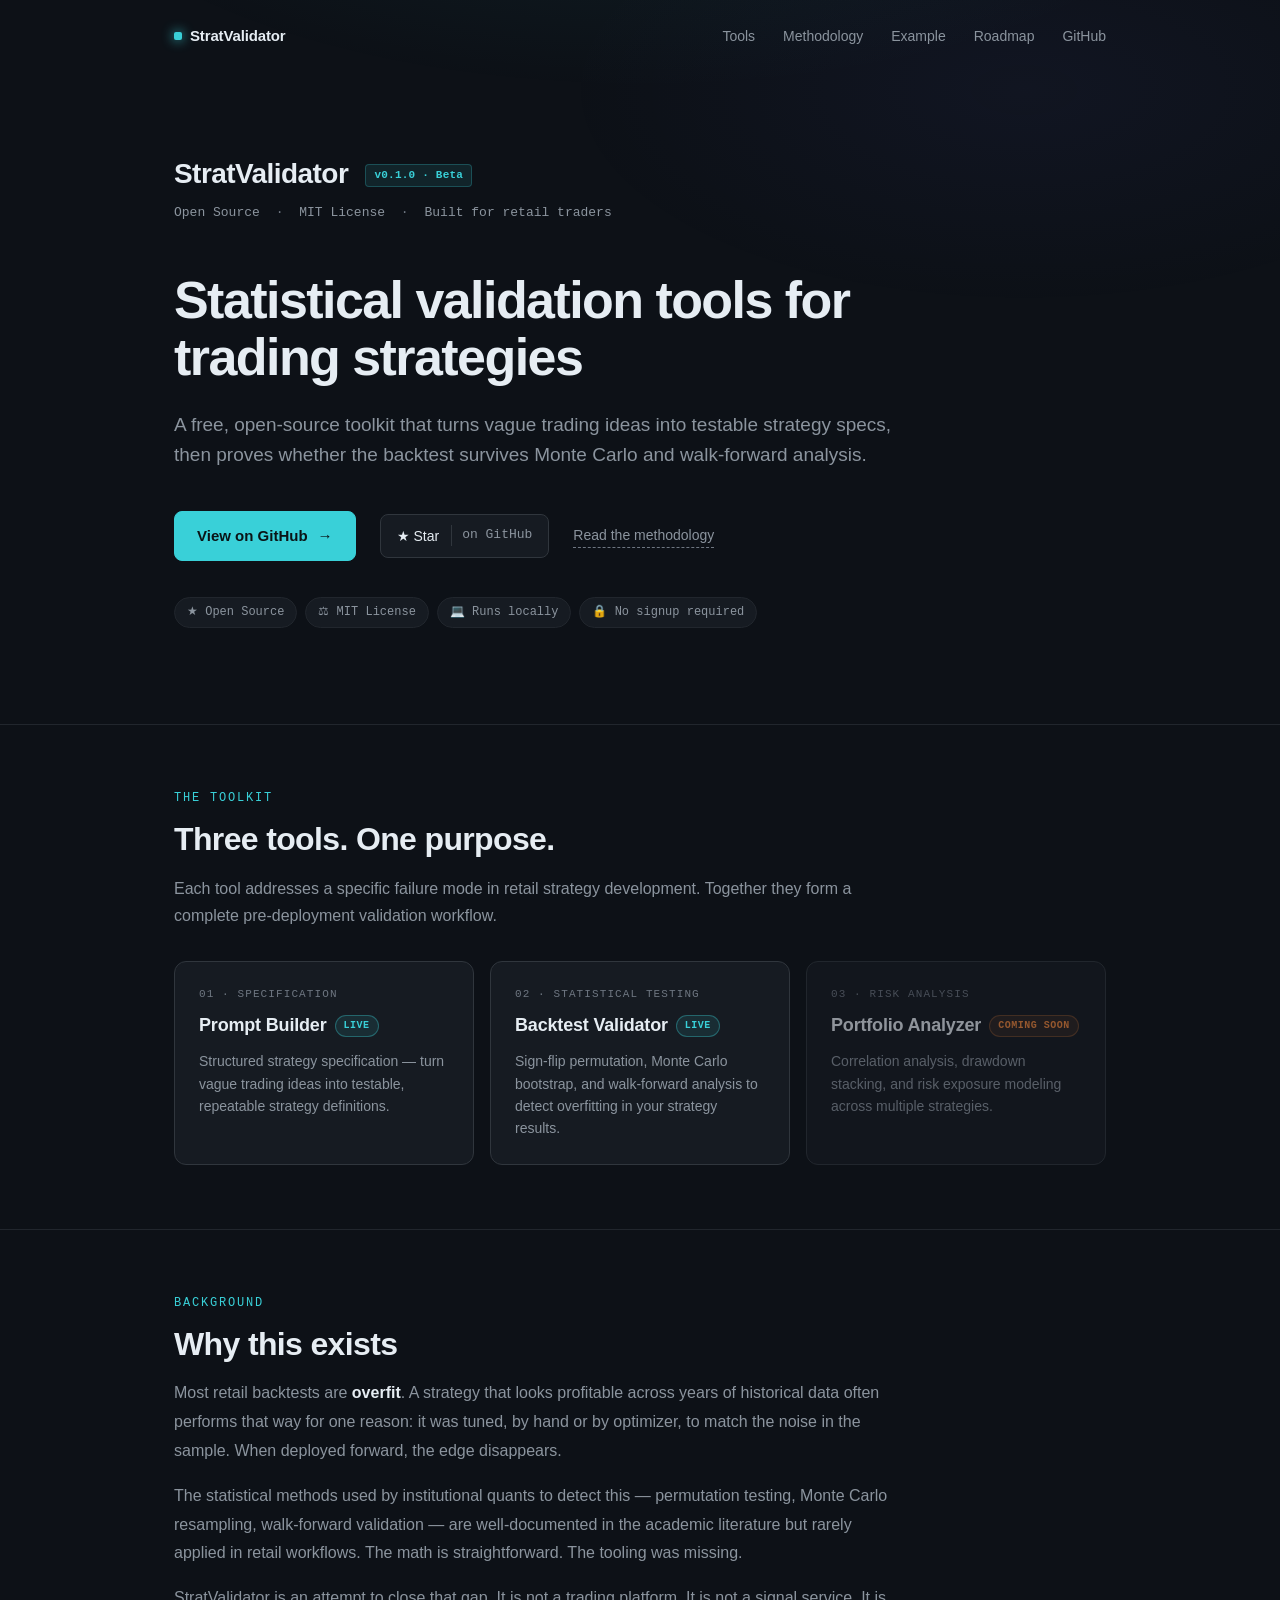
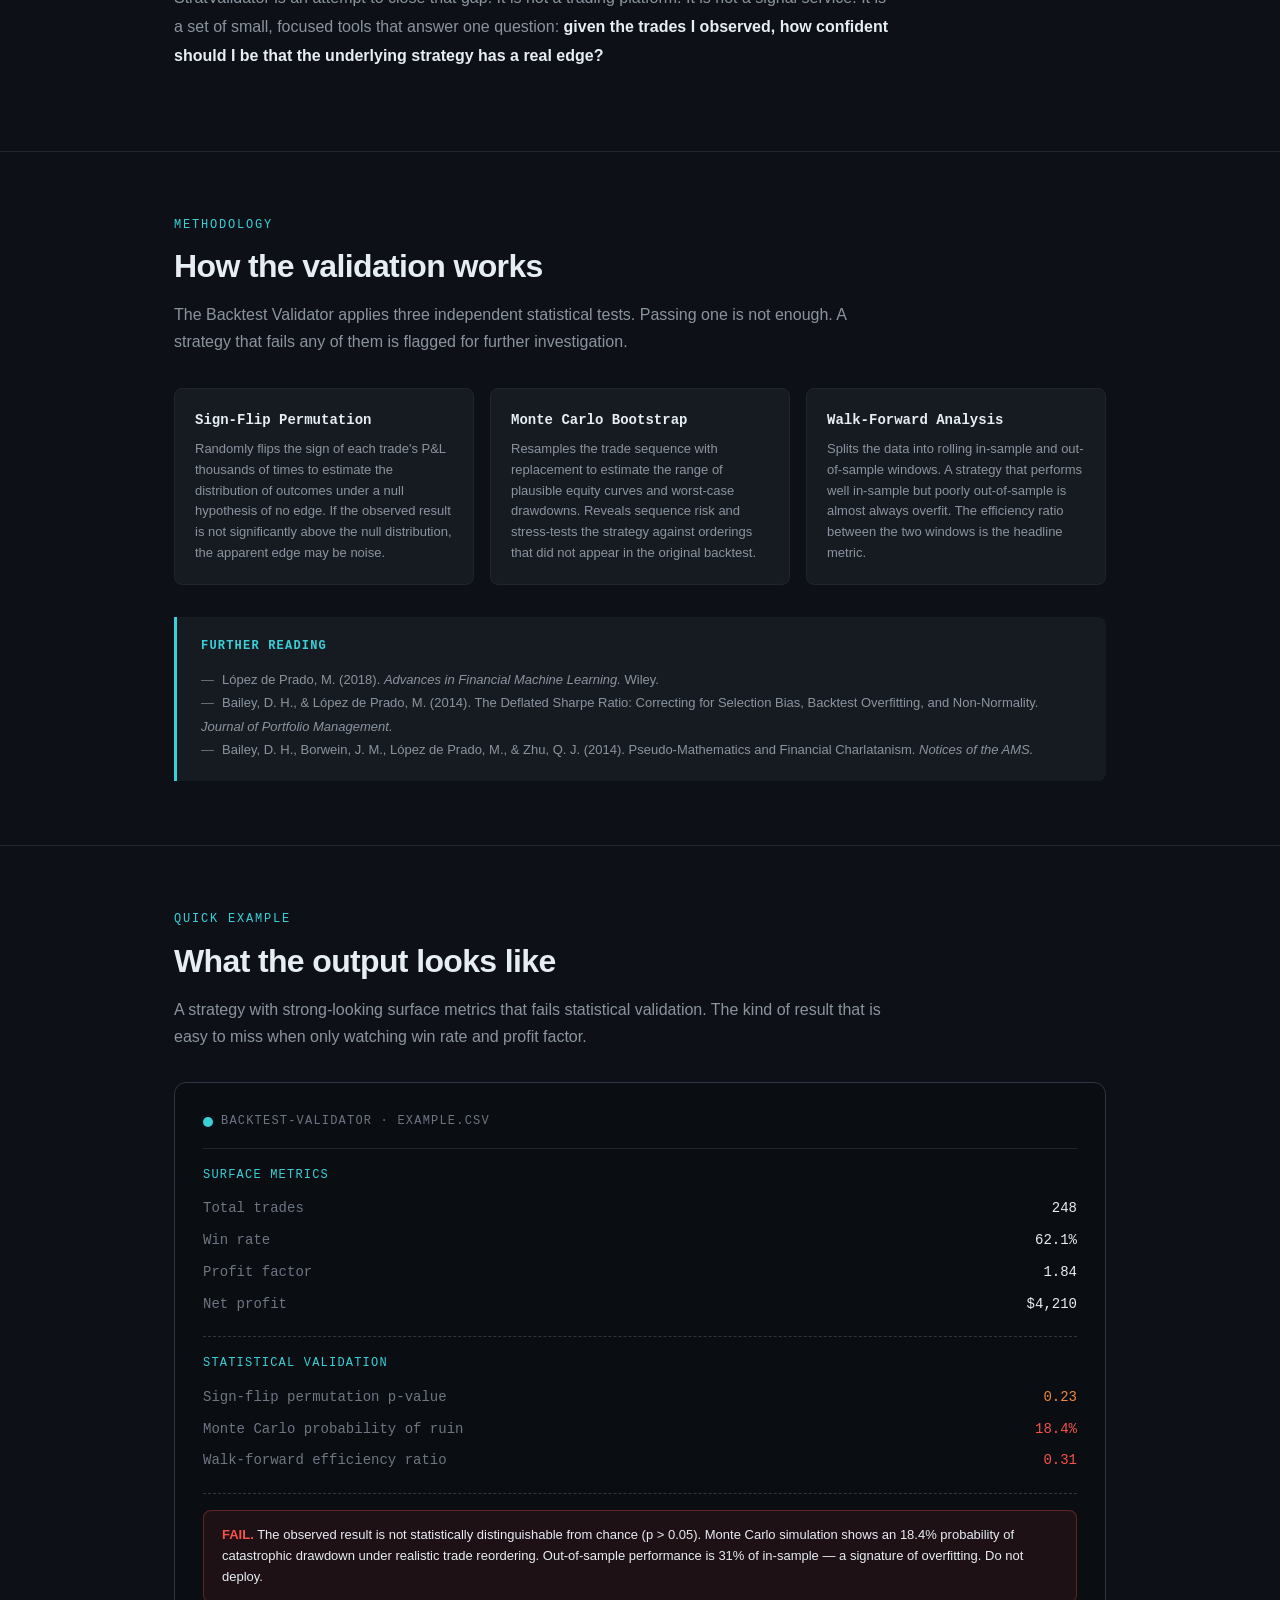
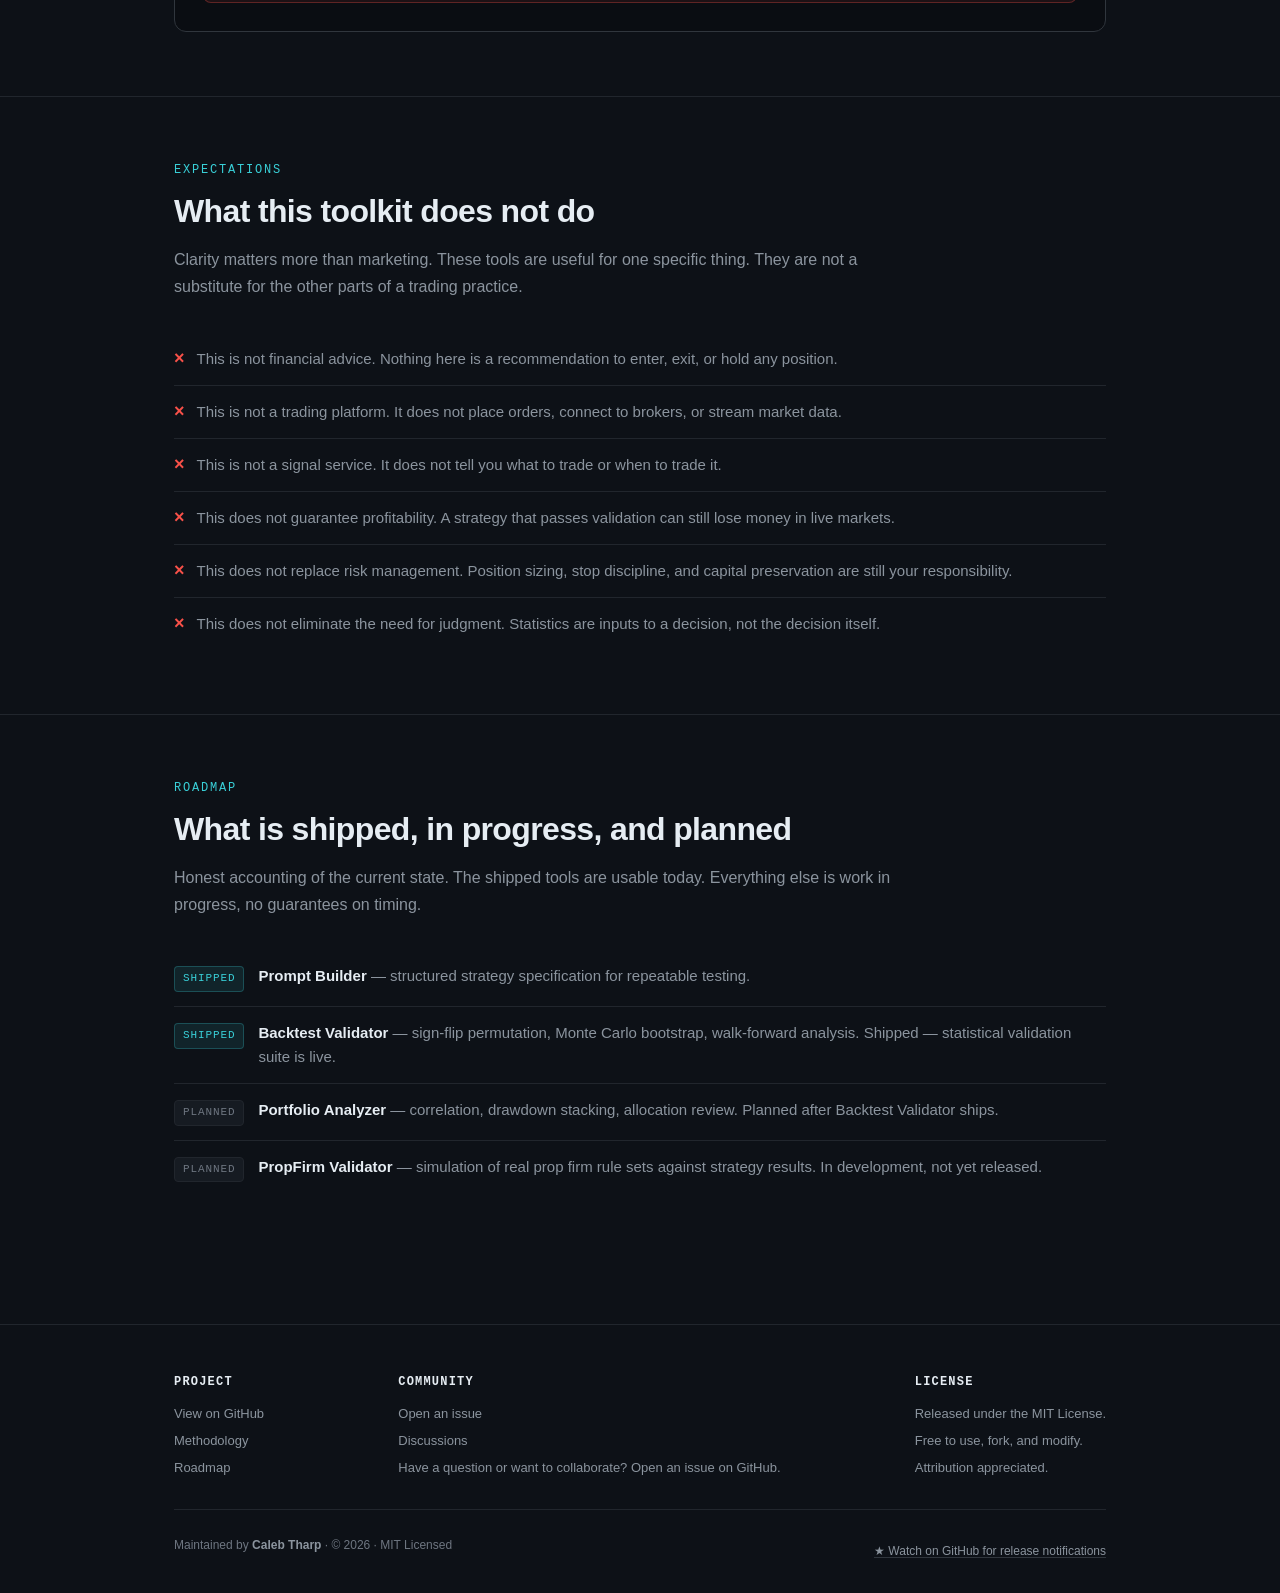
<file: index.html>
<!DOCTYPE html>
<html lang="en">
<head>
<meta charset="UTF-8">
<meta name="viewport" content="width=device-width, initial-scale=1.0">
<title>StratValidator: Free Backtest & Strategy Validation Tools</title>
<meta name="description" content="StratValidator Suite: free open-source NinjaTrader tools for backtest validation, Monte Carlo, walk-forward, and prop firm edge detection.">
<link rel="canonical" href="https://calebltharp7.github.io/StratValidator-Suite/">

<!-- Open Graph / Facebook / LinkedIn -->
<meta property="og:type" content="website">
<meta property="og:url" content="https://calebltharp7.github.io/StratValidator-Suite/">
<meta property="og:title" content="StratValidator: Free Backtest & Strategy Validation Tools">
<meta property="og:description" content="Free open-source NinjaTrader 8 toolkit. Two live tools: Prompt Builder for strategy specs, plus Monte Carlo and walk-forward backtest validation.">
<meta property="og:image" content="https://calebltharp7.github.io/StratValidator-Suite/assets/og-image.png">
<meta property="og:image:width" content="1200">
<meta property="og:image:height" content="630">
<meta property="og:image:alt" content="StratValidator Suite — Statistical validation tools for trading strategies">
<meta property="og:site_name" content="StratValidator Suite">
<meta property="og:locale" content="en_US">

<!-- Twitter / X Card -->
<meta name="twitter:card" content="summary_large_image">
<meta name="twitter:url" content="https://calebltharp7.github.io/StratValidator-Suite/">
<meta name="twitter:title" content="StratValidator: Free Backtest & Strategy Validation Tools">
<meta name="twitter:description" content="Free NinjaTrader 8 tools to prove your backtest is real. Sign-flip permutation, Monte Carlo, walk-forward. Runs locally.">
<meta name="twitter:image" content="https://calebltharp7.github.io/StratValidator-Suite/assets/og-image.png">
<meta name="twitter:image:alt" content="StratValidator Suite — Statistical validation tools for trading strategies">

<!-- JSON-LD Structured Data -->
<script type="application/ld+json">
{
  "@context": "https://schema.org",
  "@type": "SoftwareApplication",
  "name": "StratValidator Suite",
  "alternateName": "StratValidator",
  "description": "Free open-source toolkit for NinjaTrader 8 that validates trading strategies through backtest integrity checks, Monte Carlo simulation, walk-forward analysis, and prop firm edge detection.",
  "url": "https://calebltharp7.github.io/StratValidator-Suite/",
  "image": "https://calebltharp7.github.io/StratValidator-Suite/assets/og-image.png",
  "applicationCategory": "FinanceApplication",
  "applicationSubCategory": "Trading Strategy Validation",
  "operatingSystem": "Windows",
  "softwareRequirements": "NinjaTrader 8",
  "offers": {
    "@type": "Offer",
    "price": "0",
    "priceCurrency": "USD",
    "availability": "https://schema.org/InStock"
  },
  "license": "https://opensource.org/licenses/MIT",
  "isAccessibleForFree": true,
  "featureList": [
    "Backtest Validation",
    "Monte Carlo Simulation",
    "Walk-Forward Analysis",
    "Portfolio Balance Analysis",
    "Strategy Stress Testing"
  ],
  "author": {
    "@type": "Person",
    "name": "Caleb Tharp",
    "url": "https://github.com/calebltharp7"
  },
  "publisher": {
    "@type": "Person",
    "name": "Caleb Tharp",
    "url": "https://github.com/calebltharp7"
  },
  "codeRepository": "https://github.com/calebltharp7/StratValidator-Suite",
  "programmingLanguage": "Python",
  "audience": {
    "@type": "Audience",
    "audienceType": "Retail traders, quantitative analysts, prop firm traders"
  }
}
</script>

<style>
*, *::before, *::after { box-sizing: border-box; margin: 0; padding: 0; }
:root {
  --bg: #0d1117;
  --bg-elev: #161b22;
  --bg-elev-2: #1c232c;
  --border: #30363d;
  --border-soft: #21262d;
  --text: #e6edf3;
  --text-dim: #8b949e;
  --text-faint: #6e7681;
  --accent: #39d0d8;
  --accent-dim: #2ba9b1;
  --accent-soft: rgba(57, 208, 216, 0.1);
  --warn: #f0883e;
  --danger: #f85149;
  --code-bg: #0a0d12;
  --radius: 8px;
  --radius-lg: 12px;
  --font: -apple-system, BlinkMacSystemFont, "Segoe UI", Roboto, Oxygen, Ubuntu, Cantarell, sans-serif;
  --font-mono: "SF Mono", Menlo, Monaco, Consolas, "Liberation Mono", "Courier New", monospace;
}
html { scroll-behavior: smooth; }
body {
  font-family: var(--font);
  background: var(--bg);
  color: var(--text);
  line-height: 1.6;
  font-size: 16px;
  -webkit-font-smoothing: antialiased;
  -moz-osx-font-smoothing: grayscale;
}
/* Subtle background texture */
body::before {
  content: "";
  position: fixed;
  top: 0;
  left: 0;
  right: 0;
  bottom: 0;
  background:
    radial-gradient(ellipse 80% 50% at 50% -20%, rgba(57, 208, 216, 0.08), transparent 60%),
    radial-gradient(ellipse 60% 40% at 80% 10%, rgba(99, 102, 241, 0.05), transparent 60%);
  pointer-events: none;
  z-index: 0;
}
.container {
  max-width: 980px;
  margin: 0 auto;
  padding: 0 24px;
  position: relative;
  z-index: 1;
}
/* ---------- TOP NAV ---------- */
.topnav {
  padding: 24px 0;
  display: flex;
  justify-content: space-between;
  align-items: center;
  position: relative;
  z-index: 10;
}
.brand-mark {
  font-weight: 700;
  font-size: 15px;
  letter-spacing: -0.01em;
  color: var(--text);
  text-decoration: none;
  display: flex;
  align-items: center;
  gap: 8px;
}
.brand-mark::before {
  content: "";
  display: inline-block;
  width: 8px;
  height: 8px;
  background: var(--accent);
  border-radius: 2px;
  box-shadow: 0 0 12px var(--accent);
}
.nav-links {
  display: flex;
  gap: 28px;
  font-size: 14px;
}
.nav-links a {
  color: var(--text-dim);
  text-decoration: none;
  transition: color 0.15s;
}
.nav-links a:hover { color: var(--text); }
@media (max-width: 640px) {
  .nav-links { display: none; }
}
/* ---------- HERO ---------- */
.hero {
  padding: 80px 0 96px;
  position: relative;
}
.brand-header { margin-bottom: 48px; }
.brand-name {
  font-size: 28px;
  font-weight: 700;
  letter-spacing: -0.02em;
  margin-bottom: 6px;
}
.brand-meta {
  font-size: 13px;
  color: var(--text-dim);
  font-family: var(--font-mono);
}
.brand-meta .dot {
  color: var(--text-faint);
  margin: 0 8px;
}
.version-badge {
  display: inline-block;
  font-size: 11px;
  font-family: var(--font-mono);
  color: var(--accent);
  background: var(--accent-soft);
  border: 1px solid rgba(57, 208, 216, 0.25);
  padding: 2px 8px;
  border-radius: 4px;
  margin-left: 10px;
  vertical-align: middle;
  letter-spacing: 0.02em;
}
.hero-headline {
  font-size: clamp(32px, 5.5vw, 52px);
  font-weight: 700;
  line-height: 1.1;
  letter-spacing: -0.03em;
  margin-bottom: 24px;
  max-width: 820px;
}
.hero-subhead {
  font-size: clamp(16px, 2vw, 19px);
  color: var(--text-dim);
  max-width: 720px;
  margin-bottom: 40px;
  line-height: 1.6;
}
.cta-row {
  display: flex;
  align-items: center;
  gap: 24px;
  flex-wrap: wrap;
  margin-bottom: 36px;
}
.btn-primary {
  display: inline-flex;
  align-items: center;
  gap: 10px;
  background: var(--accent);
  color: #0a1416;
  font-weight: 600;
  font-size: 15px;
  padding: 12px 22px;
  border-radius: var(--radius);
  text-decoration: none;
  transition: all 0.15s;
  border: 1px solid var(--accent);
}
.btn-primary:hover {
  background: var(--accent-dim);
  border-color: var(--accent-dim);
  transform: translateY(-1px);
  box-shadow: 0 6px 20px rgba(57, 208, 216, 0.25);
}
.btn-star {
  display: inline-flex;
  align-items: center;
  gap: 8px;
  background: var(--bg-elev);
  color: var(--text);
  font-weight: 500;
  font-size: 14px;
  padding: 10px 16px;
  border-radius: var(--radius);
  text-decoration: none;
  border: 1px solid var(--border);
  transition: all 0.15s;
}
.btn-star:hover {
  background: var(--bg-elev-2);
  border-color: var(--text-faint);
}
.btn-star .count {
  color: var(--text-dim);
  font-family: var(--font-mono);
  font-size: 13px;
  border-left: 1px solid var(--border);
  padding-left: 10px;
  margin-left: 4px;
}
.link-secondary {
  color: var(--text-dim);
  text-decoration: none;
  font-size: 14px;
  border-bottom: 1px dashed var(--text-faint);
  padding-bottom: 1px;
  transition: color 0.15s;
}
.link-secondary:hover { color: var(--accent); border-bottom-color: var(--accent); }
.trust-signals {
  display: flex;
  flex-wrap: wrap;
  gap: 8px;
  list-style: none;
  margin-top: 8px;
}
.trust-signals li {
  font-size: 12px;
  font-family: var(--font-mono);
  color: var(--text-dim);
  background: var(--bg-elev);
  border: 1px solid var(--border-soft);
  padding: 5px 12px;
  border-radius: 50px;
}
/* ---------- SECTION SHARED ---------- */
section { padding: 64px 0; position: relative; }
.section-label {
  font-size: 12px;
  font-family: var(--font-mono);
  color: var(--accent);
  text-transform: uppercase;
  letter-spacing: 0.15em;
  margin-bottom: 12px;
  display: block;
}
.section-title {
  font-size: clamp(24px, 3vw, 32px);
  font-weight: 700;
  letter-spacing: -0.02em;
  margin-bottom: 16px;
  line-height: 1.2;
}
.section-lead {
  font-size: 16px;
  color: var(--text-dim);
  max-width: 720px;
  margin-bottom: 32px;
  line-height: 1.7;
}
.section-divider {
  border: none;
  border-top: 1px solid var(--border-soft);
  margin: 0;
}
/* ---------- TOOLS GRID ---------- */
.tools-grid {
  display: grid;
  grid-template-columns: repeat(3, 1fr);
  gap: 16px;
}
@media (max-width: 820px) {
  .tools-grid { grid-template-columns: 1fr; }
}
.tool-card {
  background: var(--bg-elev);
  border: 1px solid var(--border);
  border-radius: var(--radius-lg);
  padding: 24px;
  transition: all 0.2s;
  position: relative;
  overflow: hidden;
}
.tool-card:hover {
  border-color: var(--accent-dim);
  transform: translateY(-2px);
  box-shadow: 0 8px 24px rgba(0, 0, 0, 0.3), 0 0 0 1px rgba(57, 208, 216, 0.15);
}
.tool-card::before {
  content: "";
  position: absolute;
  top: 0;
  left: 0;
  right: 0;
  height: 2px;
  background: linear-gradient(90deg, var(--accent) 0%, transparent 100%);
  opacity: 0;
  transition: opacity 0.2s;
}
.tool-card:hover::before { opacity: 1; }
.tool-tag {
  font-size: 11px;
  font-family: var(--font-mono);
  color: var(--text-faint);
  text-transform: uppercase;
  letter-spacing: 0.1em;
  margin-bottom: 8px;
}
.tool-card h3 {
  font-size: 18px;
  font-weight: 600;
  margin-bottom: 10px;
  letter-spacing: -0.01em;
  display: flex;
  align-items: center;
  flex-wrap: wrap;
}
.tool-card p {
  font-size: 14px;
  color: var(--text-dim);
  line-height: 1.6;
}
/* ---------- TOOL CARD: LINK + DISABLED + BADGES ---------- */
.tool-card-link {
  display: block;
  text-decoration: none;
  color: inherit;
  cursor: pointer;
}
.tool-card-link:hover {
  border-color: var(--accent);
  box-shadow: 0 8px 28px rgba(0, 0, 0, 0.35), 0 0 0 1px rgba(57, 208, 216, 0.25),
              0 0 24px rgba(57, 208, 216, 0.12);
}
.tool-card-link:focus-visible {
  outline: 2px solid var(--accent);
  outline-offset: 3px;
}
.tool-card-disabled {
  opacity: 0.6;
  cursor: not-allowed;
}
.tool-card-disabled:hover {
  border-color: var(--border);
  transform: none;
  box-shadow: none;
}
.tool-card-disabled:hover::before { opacity: 0; }
.status-badge {
  display: inline-block;
  font-size: 10px;
  font-family: var(--font-mono);
  padding: 2px 8px;
  border-radius: 999px;
  margin-left: 8px;
  vertical-align: middle;
  text-transform: uppercase;
  letter-spacing: 0.05em;
  font-weight: 600;
}
.status-badge.live {
  color: var(--accent);
  background: var(--accent-soft);
  border: 1px solid rgba(57, 208, 216, 0.35);
}
.status-badge.soon {
  color: var(--warn);
  background: rgba(240, 136, 62, 0.1);
  border: 1px solid rgba(240, 136, 62, 0.3);
}
/* ---------- WHY EXISTS ---------- */
.why p {
  font-size: 16px;
  color: var(--text-dim);
  max-width: 720px;
  line-height: 1.8;
  margin-bottom: 16px;
}
.why p strong { color: var(--text); font-weight: 600; }
/* ---------- METHODOLOGY ---------- */
.method-grid {
  display: grid;
  grid-template-columns: repeat(3, 1fr);
  gap: 16px;
  margin-top: 24px;
}
@media (max-width: 820px) {
  .method-grid { grid-template-columns: 1fr; }
}
.method-card {
  background: var(--bg-elev);
  border: 1px solid var(--border-soft);
  border-radius: var(--radius);
  padding: 20px;
}
.method-card h4 {
  font-size: 14px;
  font-weight: 600;
  margin-bottom: 8px;
  color: var(--text);
  font-family: var(--font-mono);
}
.method-card p {
  font-size: 13px;
  color: var(--text-dim);
  line-height: 1.6;
}
.citations {
  margin-top: 32px;
  padding: 20px 24px;
  background: var(--bg-elev);
  border-left: 3px solid var(--accent);
  border-radius: 0 var(--radius) var(--radius) 0;
}
.citations h4 {
  font-size: 12px;
  font-family: var(--font-mono);
  color: var(--accent);
  text-transform: uppercase;
  letter-spacing: 0.1em;
  margin-bottom: 12px;
}
.citations ul {
  list-style: none;
  font-size: 13px;
  color: var(--text-dim);
  line-height: 1.8;
}
.citations li::before {
  content: "—";
  color: var(--text-faint);
  margin-right: 8px;
}
/* ---------- QUICK EXAMPLE ---------- */
.example-block {
  background: var(--code-bg);
  border: 1px solid var(--border);
  border-radius: var(--radius-lg);
  padding: 28px;
  font-family: var(--font-mono);
  font-size: 14px;
  line-height: 1.7;
  margin-top: 20px;
  overflow-x: auto;
}
.example-header {
  display: flex;
  align-items: center;
  gap: 8px;
  padding-bottom: 16px;
  margin-bottom: 16px;
  border-bottom: 1px solid var(--border-soft);
  font-size: 12px;
  color: var(--text-faint);
  text-transform: uppercase;
  letter-spacing: 0.1em;
}
.example-header::before {
  content: "";
  width: 10px;
  height: 10px;
  border-radius: 50%;
  background: var(--accent);
  display: inline-block;
}
.example-label {
  color: var(--accent);
  font-size: 12px;
  text-transform: uppercase;
  letter-spacing: 0.1em;
  margin-bottom: 8px;
  display: block;
}
.example-line {
  display: flex;
  justify-content: space-between;
  padding: 4px 0;
  color: var(--text-dim);
}
.example-line .key { color: var(--text-faint); }
.example-line .val { color: var(--text); }
.example-line .val.fail { color: var(--danger); }
.example-line .val.warn { color: var(--warn); }
.example-line .val.pass { color: var(--accent); }
.example-divider {
  border: none;
  border-top: 1px dashed var(--border);
  margin: 16px 0;
}
.verdict {
  background: rgba(248, 81, 73, 0.08);
  border: 1px solid rgba(248, 81, 73, 0.3);
  border-radius: var(--radius);
  padding: 14px 18px;
  margin-top: 16px;
  font-family: var(--font);
  font-size: 13px;
  color: var(--text);
  line-height: 1.6;
}
.verdict strong { color: var(--danger); }
/* ---------- NOT FOR ---------- */
.not-list {
  list-style: none;
  margin-top: 24px;
}
.not-list li {
  padding: 14px 0;
  border-bottom: 1px solid var(--border-soft);
  color: var(--text-dim);
  font-size: 15px;
  display: flex;
  align-items: flex-start;
  gap: 12px;
}
.not-list li:last-child { border-bottom: none; }
.not-list li::before {
  content: "×";
  color: var(--danger);
  font-weight: 700;
  font-size: 18px;
  flex-shrink: 0;
  line-height: 1.3;
}
/* ---------- ROADMAP ---------- */
.roadmap-list {
  list-style: none;
  margin-top: 20px;
}
.roadmap-list li {
  padding: 14px 0;
  border-bottom: 1px solid var(--border-soft);
  font-size: 15px;
  color: var(--text-dim);
  display: flex;
  align-items: flex-start;
  gap: 14px;
  line-height: 1.6;
}
.roadmap-list li:last-child { border-bottom: none; }
.roadmap-status {
  font-size: 11px;
  font-family: var(--font-mono);
  text-transform: uppercase;
  letter-spacing: 0.08em;
  padding: 3px 8px;
  border-radius: 4px;
  flex-shrink: 0;
  margin-top: 2px;
}
.roadmap-status.shipped {
  color: var(--accent);
  background: var(--accent-soft);
  border: 1px solid rgba(57, 208, 216, 0.25);
}
.roadmap-status.progress {
  color: var(--warn);
  background: rgba(240, 136, 62, 0.1);
  border: 1px solid rgba(240, 136, 62, 0.25);
}
.roadmap-status.future {
  color: var(--text-faint);
  background: var(--bg-elev);
  border: 1px solid var(--border-soft);
}
.roadmap-item-text strong { color: var(--text); font-weight: 600; }
/* ---------- FOOTER ---------- */
footer {
  border-top: 1px solid var(--border-soft);
  padding: 48px 0 32px;
  margin-top: 64px;
  color: var(--text-dim);
  font-size: 14px;
}
.footer-row {
  display: flex;
  justify-content: space-between;
  align-items: flex-start;
  flex-wrap: wrap;
  gap: 24px;
  margin-bottom: 24px;
}
.footer-col h5 {
  font-size: 12px;
  font-family: var(--font-mono);
  color: var(--text);
  text-transform: uppercase;
  letter-spacing: 0.1em;
  margin-bottom: 12px;
}
.footer-col p, .footer-col a {
  font-size: 13px;
  color: var(--text-dim);
  text-decoration: none;
  display: block;
  margin-bottom: 6px;
  line-height: 1.6;
}
.footer-col a:hover { color: var(--accent); }
.footer-bottom {
  border-top: 1px solid var(--border-soft);
  padding-top: 20px;
  display: flex;
  justify-content: space-between;
  align-items: center;
  flex-wrap: wrap;
  gap: 16px;
  font-size: 12px;
  color: var(--text-faint);
}
.footer-newsletter {
  font-size: 12px;
  color: var(--text-faint);
  margin-top: 12px;
}
.footer-newsletter a {
  color: var(--text-dim);
  text-decoration: underline;
  text-decoration-color: var(--border);
  text-underline-offset: 2px;
}
.footer-newsletter a:hover { color: var(--accent); text-decoration-color: var(--accent); }
</style>
</head>
<body>
<!-- ============ TOP NAV ============ -->
<div class="container">
  <nav class="topnav">
    <a href="./" class="brand-mark" aria-label="StratValidator — home">StratValidator</a>
    <div class="nav-links">
      <a href="#tools">Tools</a>
      <a href="#methodology">Methodology</a>
      <a href="#example">Example</a>
      <a href="#roadmap">Roadmap</a>
      <a href="https://github.com/calebltharp7/StratValidator-Suite" target="_blank" rel="noopener">GitHub</a>
    </div>
  </nav>
</div>
<!-- ============ HERO ============ -->
<header class="hero">
  <div class="container">
    <div class="brand-header">
      <div class="brand-name">StratValidator <span class="version-badge">v0.1.0 &middot; Beta</span></div>
      <div class="brand-meta">
        Open Source <span class="dot">&middot;</span> MIT License <span class="dot">&middot;</span> Built for retail traders
      </div>
    </div>
    <h1 class="hero-headline">
      Statistical validation tools for trading strategies
    </h1>
    <p class="hero-subhead">
      A free, open-source toolkit that turns vague trading ideas into testable strategy specs, then proves whether the backtest survives Monte Carlo and walk-forward analysis.
    </p>
    <div class="cta-row">
      <a href="https://github.com/calebltharp7/StratValidator-Suite" class="btn-primary" target="_blank" rel="noopener">
        View on GitHub
        <span aria-hidden="true">&rarr;</span>
      </a>
      <a href="https://github.com/calebltharp7/StratValidator-Suite" class="btn-star" target="_blank" rel="noopener">
        &#9733; Star
        <span class="count">on GitHub</span>
      </a>
      <a href="#methodology" class="link-secondary">Read the methodology</a>
    </div>
    <ul class="trust-signals">
      <li>&#9733; Open Source</li>
      <li>&#9878; MIT License</li>
      <li>&#128187; Runs locally</li>
      <li>&#128274; No signup required</li>
    </ul>
  </div>
</header>
<hr class="section-divider">
<!-- ============ TOOLS ============ -->
<section id="tools">
  <div class="container">
    <span class="section-label">The Toolkit</span>
    <h2 class="section-title">Three tools. One purpose.</h2>
    <p class="section-lead">
      Each tool addresses a specific failure mode in retail strategy development.
      Together they form a complete pre-deployment validation workflow.
    </p>
    <div class="tools-grid">
      <a href="1_StratValidator_Prompt_Builder/" class="tool-card tool-card-link" aria-label="Open the Prompt Builder tool">
        <div class="tool-tag">01 &middot; Specification</div>
        <h3>Prompt Builder <span class="status-badge live">Live</span></h3>
        <p>Structured strategy specification &mdash; turn vague trading ideas into testable, repeatable strategy definitions.</p>
      </a>
      <a href="2_StratValidator_Backtest_Validator/" class="tool-card tool-card-link" aria-label="Open the Backtest Validator tool">
        <div class="tool-tag">02 &middot; Statistical Testing</div>
        <h3>Backtest Validator <span class="status-badge live">Live</span></h3>
        <p>Sign-flip permutation, Monte Carlo bootstrap, and walk-forward analysis to detect overfitting in your strategy results.</p>
      </a>
      <article class="tool-card tool-card-disabled" aria-disabled="true">
        <div class="tool-tag">03 &middot; Risk Analysis</div>
        <h3>Portfolio Analyzer <span class="status-badge soon">Coming Soon</span></h3>
        <p>Correlation analysis, drawdown stacking, and risk exposure modeling across multiple strategies.</p>
      </article>
    </div>
  </div>
</section>
<hr class="section-divider">
<!-- ============ WHY THIS EXISTS ============ -->
<section class="why">
  <div class="container">
    <span class="section-label">Background</span>
    <h2 class="section-title">Why this exists</h2>
    <p>
      Most retail backtests are <strong>overfit</strong>. A strategy that looks profitable across years of historical data
      often performs that way for one reason: it was tuned, by hand or by optimizer, to match the noise in the sample.
      When deployed forward, the edge disappears.
    </p>
    <p>
      The statistical methods used by institutional quants to detect this &mdash; permutation testing, Monte Carlo
      resampling, walk-forward validation &mdash; are well-documented in the academic literature but rarely applied
      in retail workflows. The math is straightforward. The tooling was missing.
    </p>
    <p>
      StratValidator is an attempt to close that gap. It is not a trading platform. It is not a signal service.
      It is a set of small, focused tools that answer one question: <strong>given the trades I observed, how confident
      should I be that the underlying strategy has a real edge?</strong>
    </p>
  </div>
</section>
<hr class="section-divider">
<!-- ============ METHODOLOGY ============ -->
<section id="methodology">
  <div class="container">
    <span class="section-label">Methodology</span>
    <h2 class="section-title">How the validation works</h2>
    <p class="section-lead">
      The Backtest Validator applies three independent statistical tests. Passing one is not enough.
      A strategy that fails any of them is flagged for further investigation.
    </p>
    <div class="method-grid">
      <div class="method-card">
        <h4>Sign-Flip Permutation</h4>
        <p>Randomly flips the sign of each trade's P&amp;L thousands of times to estimate the distribution of outcomes under a null hypothesis of no edge. If the observed result is not significantly above the null distribution, the apparent edge may be noise.</p>
      </div>
      <div class="method-card">
        <h4>Monte Carlo Bootstrap</h4>
        <p>Resamples the trade sequence with replacement to estimate the range of plausible equity curves and worst-case drawdowns. Reveals sequence risk and stress-tests the strategy against orderings that did not appear in the original backtest.</p>
      </div>
      <div class="method-card">
        <h4>Walk-Forward Analysis</h4>
        <p>Splits the data into rolling in-sample and out-of-sample windows. A strategy that performs well in-sample but poorly out-of-sample is almost always overfit. The efficiency ratio between the two windows is the headline metric.</p>
      </div>
    </div>
    <div class="citations">
      <h4>Further reading</h4>
      <ul>
        <li>L&oacute;pez de Prado, M. (2018). <em>Advances in Financial Machine Learning.</em> Wiley.</li>
        <li>Bailey, D. H., &amp; L&oacute;pez de Prado, M. (2014). The Deflated Sharpe Ratio: Correcting for Selection Bias, Backtest Overfitting, and Non-Normality. <em>Journal of Portfolio Management.</em></li>
        <li>Bailey, D. H., Borwein, J. M., L&oacute;pez de Prado, M., &amp; Zhu, Q. J. (2014). Pseudo-Mathematics and Financial Charlatanism. <em>Notices of the AMS.</em></li>
      </ul>
    </div>
  </div>
</section>
<hr class="section-divider">
<!-- ============ EXAMPLE ============ -->
<section id="example">
  <div class="container">
    <span class="section-label">Quick Example</span>
    <h2 class="section-title">What the output looks like</h2>
    <p class="section-lead">
      A strategy with strong-looking surface metrics that fails statistical validation.
      The kind of result that is easy to miss when only watching win rate and profit factor.
    </p>
    <div class="example-block">
      <div class="example-header">backtest-validator &middot; example.csv</div>
      <span class="example-label">Surface metrics</span>
      <div class="example-line"><span class="key">Total trades</span><span class="val">248</span></div>
      <div class="example-line"><span class="key">Win rate</span><span class="val">62.1%</span></div>
      <div class="example-line"><span class="key">Profit factor</span><span class="val">1.84</span></div>
      <div class="example-line"><span class="key">Net profit</span><span class="val">$4,210</span></div>
      <hr class="example-divider">
      <span class="example-label">Statistical validation</span>
      <div class="example-line"><span class="key">Sign-flip permutation p-value</span><span class="val warn">0.23</span></div>
      <div class="example-line"><span class="key">Monte Carlo probability of ruin</span><span class="val fail">18.4%</span></div>
      <div class="example-line"><span class="key">Walk-forward efficiency ratio</span><span class="val fail">0.31</span></div>
      <hr class="example-divider">
      <div class="verdict">
        <strong>FAIL.</strong> The observed result is not statistically distinguishable from chance (p &gt; 0.05).
        Monte Carlo simulation shows an 18.4% probability of catastrophic drawdown under realistic trade reordering.
        Out-of-sample performance is 31% of in-sample &mdash; a signature of overfitting. Do not deploy.
      </div>
    </div>
  </div>
</section>
<hr class="section-divider">
<!-- ============ NOT FOR ============ -->
<section>
  <div class="container">
    <span class="section-label">Expectations</span>
    <h2 class="section-title">What this toolkit does not do</h2>
    <p class="section-lead">
      Clarity matters more than marketing. These tools are useful for one specific thing.
      They are not a substitute for the other parts of a trading practice.
    </p>
    <ul class="not-list">
      <li>This is not financial advice. Nothing here is a recommendation to enter, exit, or hold any position.</li>
      <li>This is not a trading platform. It does not place orders, connect to brokers, or stream market data.</li>
      <li>This is not a signal service. It does not tell you what to trade or when to trade it.</li>
      <li>This does not guarantee profitability. A strategy that passes validation can still lose money in live markets.</li>
      <li>This does not replace risk management. Position sizing, stop discipline, and capital preservation are still your responsibility.</li>
      <li>This does not eliminate the need for judgment. Statistics are inputs to a decision, not the decision itself.</li>
    </ul>
  </div>
</section>
<hr class="section-divider">
<!-- ============ ROADMAP ============ -->
<section id="roadmap">
  <div class="container">
    <span class="section-label">Roadmap</span>
    <h2 class="section-title">What is shipped, in progress, and planned</h2>
    <p class="section-lead">
      Honest accounting of the current state. The shipped tools are usable today.
      Everything else is work in progress, no guarantees on timing.
    </p>
    <ul class="roadmap-list">
      <li>
        <span class="roadmap-status shipped">Shipped</span>
        <span class="roadmap-item-text"><strong>Prompt Builder</strong> &mdash; structured strategy specification for repeatable testing.</span>
      </li>
      <li>
        <span class="roadmap-status shipped">Shipped</span>
        <span class="roadmap-item-text"><strong>Backtest Validator</strong> &mdash; sign-flip permutation, Monte Carlo bootstrap, walk-forward analysis. Shipped &mdash; statistical validation suite is live.</span>
      </li>
      <li>
        <span class="roadmap-status future">Planned</span>
        <span class="roadmap-item-text"><strong>Portfolio Analyzer</strong> &mdash; correlation, drawdown stacking, allocation review. Planned after Backtest Validator ships.</span>
      </li>
      <li>
        <span class="roadmap-status future">Planned</span>
        <span class="roadmap-item-text"><strong>PropFirm Validator</strong> &mdash; simulation of real prop firm rule sets against strategy results. In development, not yet released.</span>
      </li>
    </ul>
  </div>
</section>
<!-- ============ FOOTER ============ -->
<footer>
  <div class="container">
    <div class="footer-row">
      <div class="footer-col">
        <h5>Project</h5>
        <a href="https://github.com/calebltharp7/StratValidator-Suite" target="_blank" rel="noopener">View on GitHub</a>
        <a href="#methodology">Methodology</a>
        <a href="#roadmap">Roadmap</a>
      </div>
      <div class="footer-col">
        <h5>Community</h5>
        <a href="https://github.com/calebltharp7/StratValidator-Suite/issues" target="_blank" rel="noopener">Open an issue</a>
        <a href="https://github.com/calebltharp7/StratValidator-Suite/discussions" target="_blank" rel="noopener">Discussions</a>
        <p>Have a question or want to collaborate? Open an issue on GitHub.</p>
      </div>
      <div class="footer-col">
        <h5>License</h5>
        <p>Released under the MIT License.</p>
        <p>Free to use, fork, and modify.</p>
        <p>Attribution appreciated.</p>
      </div>
    </div>
    <div class="footer-bottom">
      <div>
        Maintained by <strong style="color: var(--text-dim);">Caleb Tharp</strong> &middot;
        &copy; 2026 &middot;
        MIT Licensed
      </div>
      <div class="footer-newsletter">
        <a href="https://github.com/calebltharp7/StratValidator-Suite" target="_blank" rel="noopener noreferrer">★ Watch on GitHub for release notifications</a>
      </div>
    </div>
  </div>
</footer>
</body>
</html>
</file>
